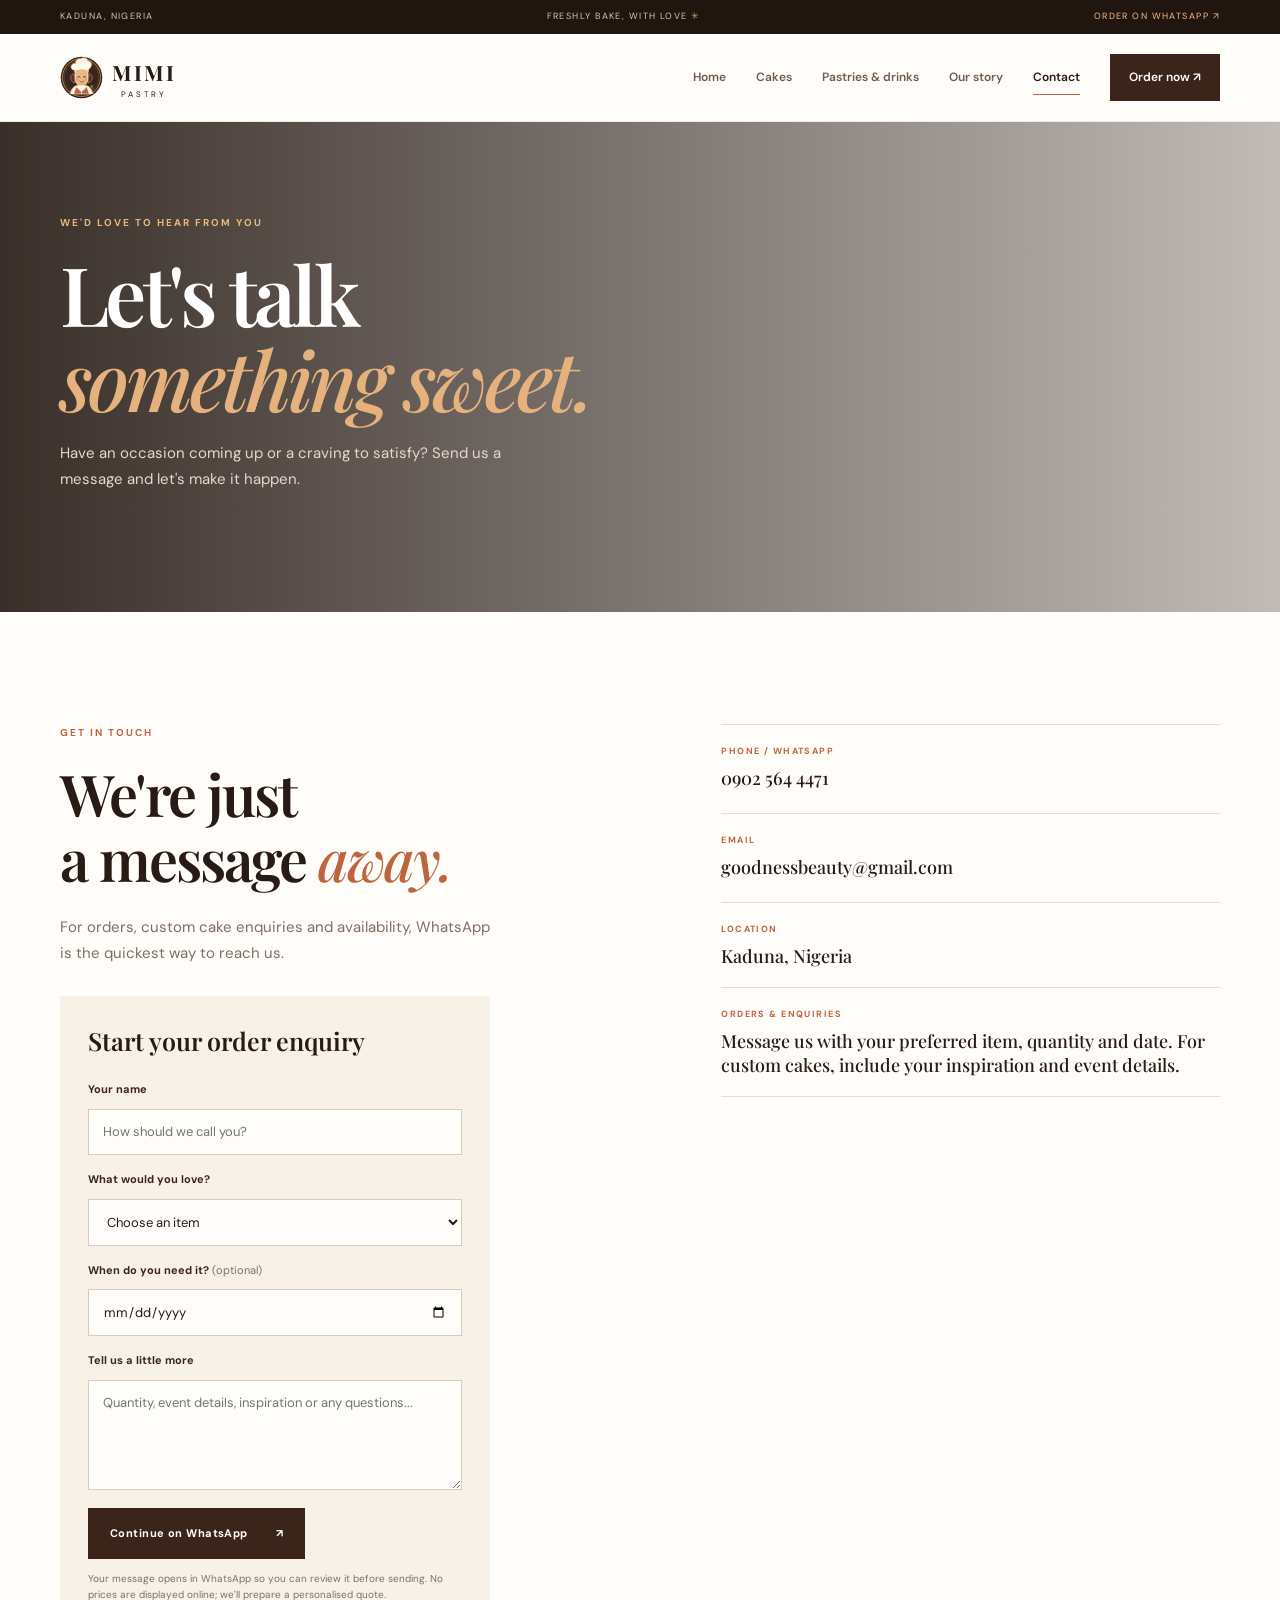
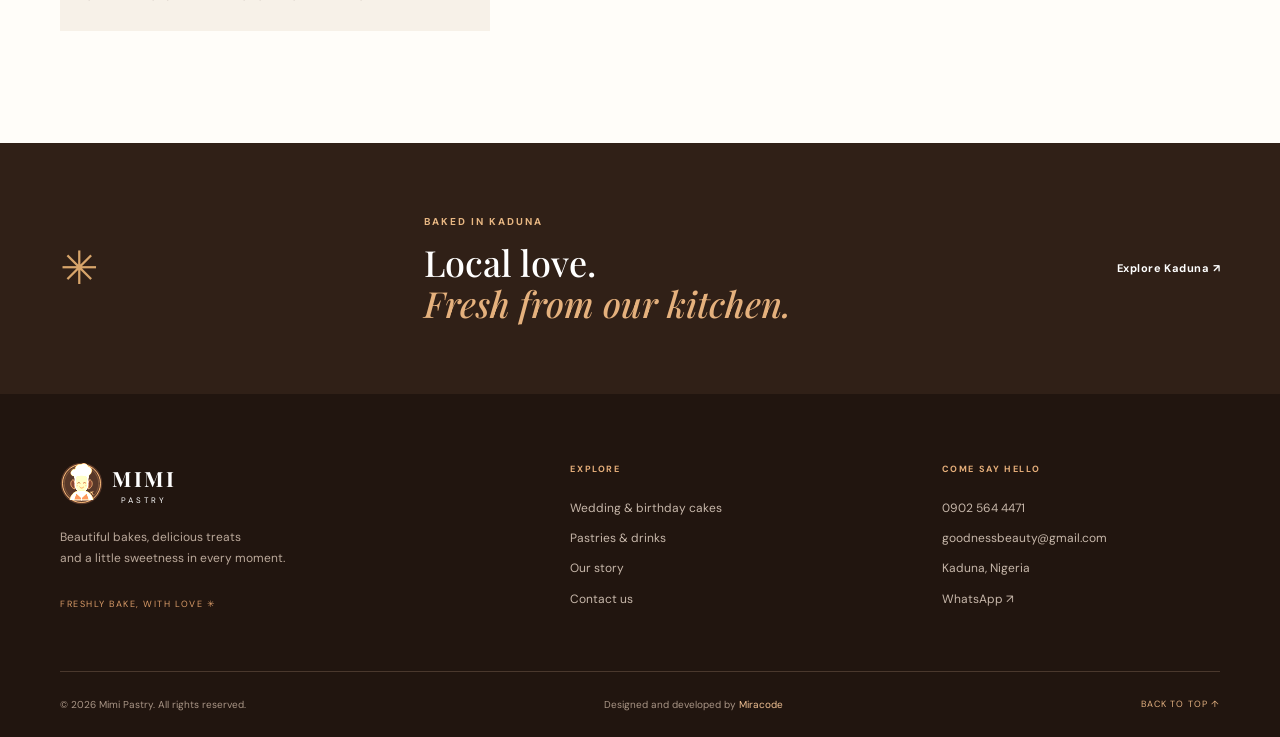
<file: contact.html>
<!doctype html>
<html lang="en">
<head>
<meta charset="utf-8"><meta name="viewport" content="width=device-width,initial-scale=1">
<meta name="description" content="Contact Mimi Pastry in Kaduna, Nigeria to order cakes, pastries and drinks.">
<meta name="theme-color" content="#241711">
<title>Contact & Orders | Mimi Pastry</title>
<link rel="preconnect" href="https://fonts.googleapis.com"><link rel="preconnect" href="https://fonts.gstatic.com" crossorigin>
<link href="https://fonts.googleapis.com/css2?family=DM+Sans:wght@400;500;600;700&family=Playfair+Display:wght@500;600;700&display=swap" rel="stylesheet">
<link rel="stylesheet" href="assets/css/style.css">
</head>
<body id="top" data-page="contact">
<a class="skip-link" href="#main-content">Skip to content</a><div id="site-header"></div>
<main id="main-content">
<section class="page-hero contact-hero"><div class="container"><p class="eyebrow light">WE'D LOVE TO HEAR FROM YOU</p><h1>Let's talk<br><em>something sweet.</em></h1><p>Have an occasion coming up or a craving to satisfy? Send us a message and let's make it happen.</p></div></section>
<section class="section-pad"><div class="container contact-grid">
<div><p class="eyebrow">GET IN TOUCH</p><h2>We're just<br>a message <em>away.</em></h2><p class="body-copy">For orders, custom cake enquiries and availability, WhatsApp is the quickest way to reach us.</p>
<form class="order-form" id="order-form">
<h3>Start your order enquiry</h3>
<label for="customer-name">Your name</label><input id="customer-name" name="name" autocomplete="name" placeholder="How should we call you?" required>
<label for="order-item">What would you love?</label><select id="order-item" name="item" required><option value="">Choose an item</option><option>Wedding cake</option><option>Birthday cake</option><option>Cupcakes</option><option>Meat pie</option><option>Fish roll</option><option>Egg roll</option><option>Chin chin</option><option>Zobo</option><option>Other / not sure yet</option></select>
<label for="order-date">When do you need it? <span>(optional)</span></label><input id="order-date" name="date" type="date">
<label for="order-details">Tell us a little more</label><textarea id="order-details" name="details" rows="4" placeholder="Quantity, event details, inspiration or any questions..."></textarea>
<button class="btn btn-dark" type="submit">Continue on WhatsApp <span>↗</span></button>
<p class="form-note">Your message opens in WhatsApp so you can review it before sending. No prices are displayed online; we'll prepare a personalised quote.</p>
</form>
</div>
<div class="contact-details">
<div><span>PHONE / WHATSAPP</span><a href="tel:+2349025644471">0902 564 4471</a></div>
<div><span>EMAIL</span><a href="mailto:goodnessbeauty@gmail.com">goodnessbeauty@gmail.com</a></div>
<div><span>LOCATION</span><p>Kaduna, Nigeria</p></div>
<div><span>ORDERS & ENQUIRIES</span><p>Message us with your preferred item, quantity and date. For custom cakes, include your inspiration and event details.</p></div>
</div></div></section>
<section class="map-panel"><div class="container map-inner"><span class="map-icon">✳</span><div><p class="eyebrow light">BAKED IN KADUNA</p><h2>Local love.<br><em>Fresh from our kitchen.</em></h2></div><a class="text-link light-link" href="https://www.google.com/maps/search/?api=1&query=Kaduna%2C%20Nigeria" target="_blank" rel="noopener">Explore Kaduna ↗</a></div></section>
</main><div id="site-footer"></div><script src="assets/js/app.js"></script></body></html>
</file>
<file: assets/css/style.css>
:root{--ink:#281a14;--brown:#3b251b;--cream:#f7f1e8;--paper:#fffdf9;--orange:#bd653d;--gold:#d8a56b;--muted:#806f63;--line:#e7ddd1;--serif:"Playfair Display",Georgia,serif;--sans:"DM Sans",Arial,sans-serif}*{box-sizing:border-box}html{scroll-behavior:smooth}body{margin:0;background:var(--paper);color:var(--ink);font-family:var(--sans);font-size:15px;line-height:1.7}body.nav-open{overflow:hidden}a{color:inherit;text-decoration:none}img{display:block;max-width:100%;width:100%;object-fit:cover}button{font:inherit}.container{width:min(1160px,calc(100% - 48px));margin-inline:auto}.topbar{background:#21150f;color:#d9c6b5;font-size:9px;letter-spacing:.16em}.topbar-inner{height:34px;display:flex;align-items:center;justify-content:space-between}.topbar i{color:var(--gold);font-style:normal}.topbar a{color:#f2c08f}.site-header{height:88px;background:var(--paper);position:relative;z-index:20;border-bottom:1px solid rgba(40,26,20,.07)}.nav-wrap{height:100%;display:flex;align-items:center;justify-content:space-between}.brand{display:flex;align-items:center;gap:9px;line-height:1;color:var(--ink)}.brand img{width:43px;height:43px}.brand span{display:grid;gap:4px}.brand b{font:700 21px var(--serif);letter-spacing:.12em}.brand small{font-size:8px;letter-spacing:.35em;text-align:center}.main-nav{display:flex;align-items:center;gap:30px;font-size:12px;font-weight:600}.main-nav>a:not(.nav-order){position:relative;padding:8px 0;color:#6d5c50}.main-nav>a:not(.nav-order):after{content:"";position:absolute;left:0;bottom:1px;width:0;height:1px;background:var(--orange);transition:width .25s}.main-nav>a:hover:after,.main-nav>a[aria-current=page]:after{width:100%}.main-nav>a[aria-current=page]{color:var(--ink)}.nav-order{background:var(--brown);color:#fff;padding:13px 19px;transition:background .25s,transform .25s}.nav-order:hover{background:var(--orange);transform:translateY(-2px)}.menu-toggle{display:none;border:0;background:none;padding:10px}.menu-toggle span{display:block;width:24px;height:2px;background:var(--ink);margin:5px}
.hero{min-height:650px;height:min(760px,78vw);position:relative;display:flex;align-items:center;background:#271a13;color:#fff;overflow:hidden}.hero-image{position:absolute;inset:0;background:linear-gradient(90deg,rgba(28,17,12,.9) 0%,rgba(28,17,12,.72) 42%,rgba(28,17,12,.12) 100%),url("https://images.unsplash.com/photo-1578985545062-69928b1d9587?auto=format&fit=crop&w=2000&q=90") center 48%/cover;transform:scale(1.02);animation:hero-settle 1.4s ease-out both}.hero-inner{position:relative;z-index:1;padding-block:90px}.eyebrow{font-size:10px;letter-spacing:.2em;font-weight:700;color:var(--orange);margin:0 0 20px}.eyebrow.light{color:#e8b783}.hero h1,.page-hero h1{font:600 clamp(52px,7.2vw,94px)/1.04 var(--serif);letter-spacing:-.045em;margin:0 0 25px;max-width:720px}.hero h1 em,.page-hero h1 em,.section-pad h2 em,.bottom-cta h2 em,.menu-cta h3 em,.map-inner h2 em{font-weight:500;color:#e5b17d}.hero-copy{max-width:440px;color:#e2d5c9;font-size:15px;margin:0 0 32px}.hero-actions{display:flex;align-items:center;gap:28px}.btn{display:inline-flex;align-items:center;justify-content:center;gap:28px;padding:16px 22px;font-size:11px;font-weight:700;letter-spacing:.04em;transition:transform .25s,background .25s}.btn:hover{transform:translateY(-3px)}.btn-primary{background:#d98b57;color:#25160f}.btn-primary:hover{background:#efb27e}.btn-dark{background:var(--brown);color:white}.btn-dark:hover{background:var(--orange)}.text-link{font-size:11px;font-weight:700;letter-spacing:.04em}.text-link span{margin-left:8px}.light-link{color:#fff}.hero-note{position:absolute;right:4%;bottom:38px;font-size:9px;letter-spacing:.18em;color:#f3d9c1}.hero-note span{color:var(--gold);font-size:18px;margin-left:9px}.section-pad{padding:112px 0}.intro{background:var(--cream)}.intro-grid,.order-grid,.story-grid,.contact-grid{display:grid;grid-template-columns:1fr 1fr;gap:11%;align-items:center}.section-pad h2{font:600 clamp(38px,4.5vw,58px)/1.13 var(--serif);letter-spacing:-.035em;margin:0 0 24px}.section-pad h2 em{color:var(--orange)}.intro-copy{max-width:460px}.large-copy{font:500 22px/1.5 var(--serif);margin:0 0 16px}.intro-copy>p:not(.large-copy),.body-copy,.story-grid p{color:var(--muted)}.under-link{display:inline-block;margin-top:18px;padding-bottom:6px;border-bottom:1px solid var(--orange);font-size:11px;font-weight:700}.under-link span{margin-left:12px;color:var(--orange)}.section-heading{display:flex;align-items:end;justify-content:space-between;margin-bottom:42px}.section-heading h2{margin-bottom:0}.heading-note{max-width:330px;color:var(--muted);font-size:13px;margin:0 0 5px}.feature{background:#fffdf9}.feature-grid{display:grid;grid-template-columns:1.15fr 1fr 1fr;gap:18px}.feature-card{height:440px;position:relative;overflow:hidden;background:var(--brown);color:white}.feature-card.tall{height:500px}.feature-card img{height:100%;transition:transform .7s cubic-bezier(.2,.7,.2,1);opacity:.85}.feature-card:after{content:"";position:absolute;inset:35% 0 0;background:linear-gradient(transparent,rgba(23,13,8,.78))}.feature-card:hover img{transform:scale(1.06)}.feature-number,.feature-title,.feature-arrow{position:absolute;z-index:1}.feature-number{left:24px;top:22px;font-size:9px;letter-spacing:.16em}.feature-title{left:24px;bottom:23px;font:500 28px var(--serif)}.feature-arrow{right:24px;bottom:26px;font-size:20px}.mobile-link{display:none}.quote-band{background:#eee1d2;padding:76px 0;text-align:center}.quote-inner{position:relative}.quote-mark{font:100px/.7 var(--serif);color:#c57a4e}.quote-inner p{font:500 clamp(25px,3vw,38px)/1.35 var(--serif);margin:12px 0 20px}.quote-sign{font-size:9px;letter-spacing:.2em;color:var(--orange);font-weight:700}.order-section{background:var(--cream)}.order-grid{gap:12%;}.order-grid>div:first-child{max-width:440px}.order-photo{position:relative;height:490px}.order-photo img{height:100%}.photo-stamp{position:absolute;right:-22px;bottom:28px;width:100px;height:100px;border-radius:50%;background:#d98b57;color:#2b1b12;display:grid;place-content:center;text-align:center;font:700 14px/1.2 var(--serif);transform:rotate(10deg)}.bottom-cta{background:var(--brown);color:white;padding:88px 0}.bottom-cta-inner{display:flex;justify-content:space-between;align-items:center}.bottom-cta h2{font:600 clamp(42px,5vw,64px)/1.08 var(--serif);margin:0}.site-footer{background:#21150f;color:#f7eee5;padding:68px 0 0}.footer-main{display:grid;grid-template-columns:1.5fr 1fr 1fr;gap:8%;padding-bottom:55px}.brand-light{color:#fff}.brand-light img{filter:brightness(1.5)}.footer-brand>p{color:#bba99b;font-size:12px;margin:22px 0}.footer-slogan{font-size:9px;letter-spacing:.17em;color:#d99b68}.footer-col{display:flex;flex-direction:column;align-items:flex-start;gap:10px;font-size:12px;color:#c7b7aa}.footer-col>span{font-size:9px;letter-spacing:.18em;color:#e5ae7a;font-weight:700;margin-bottom:10px}.footer-col a:hover,.credit-link:hover{color:#e5ae7a}.footer-col p{margin:0}.footer-bottom{border-top:1px solid #4a382d;min-height:66px;display:flex;align-items:center;justify-content:space-between;color:#a99586;font-size:10px}.credit-link{color:#f0c194;transition:color .2s}.back-top{letter-spacing:.12em;font-size:9px;color:#e3b181}
.page-hero{min-height:490px;display:flex;align-items:center;color:white;background-position:center;background-size:cover;position:relative}.page-hero:before{content:"";position:absolute;inset:0;background:linear-gradient(90deg,rgba(30,18,12,.88),rgba(30,18,12,.28))}.page-hero .container{position:relative;z-index:1;padding-block:80px}.page-hero h1{font-size:clamp(54px,7vw,82px);margin-bottom:20px}.page-hero p:not(.eyebrow){max-width:500px;color:#e7d8cb;margin:0 0 28px}.cake-hero{background-image:url("https://images.unsplash.com/photo-1535141192574-5d4897c12636?auto=format&fit=crop&w=1900&q=85")}.pastry-hero{background-image:url("https://images.unsplash.com/photo-1555507036-ab1f4038808a?auto=format&fit=crop&w=1900&q=85")}.about-hero{background-image:url("https://images.unsplash.com/photo-1556911220-e15b29be8c8f?auto=format&fit=crop&w=1900&q=85")}.contact-hero{background-image:url("https://images.unsplash.com/photo-1486427944299-d1955d23e34d?auto=format&fit=crop&w=1900&q=85")}.gallery-grid{display:grid;grid-template-columns:repeat(3,1fr);gap:22px}.gallery-card{background:var(--cream)}.gallery-card img{height:275px}.gallery-card>div{padding:25px}.gallery-card span,.menu-card span{font-size:9px;letter-spacing:.15em;color:var(--orange);font-weight:700}.gallery-card h3,.menu-card h3{font:600 25px var(--serif);margin:8px 0}.gallery-card p,.menu-card p{color:var(--muted);font-size:12px;min-height:42px}.gallery-card a{font-size:10px;font-weight:700;border-bottom:1px solid var(--orange);padding-bottom:5px}.process-section,.values-section{background:var(--cream)}.process-section h2,.values-section h2{margin-bottom:45px}.steps,.values-grid{display:grid;grid-template-columns:repeat(3,1fr);gap:45px;margin-bottom:45px}.steps>div,.values-grid>div{border-top:1px solid #cbb8a5;padding-top:18px}.steps b{font:italic 22px var(--serif);color:var(--orange)}.steps h3,.values-grid h3{font:600 21px var(--serif);margin:13px 0 7px}.steps p,.values-grid p{color:var(--muted);font-size:13px}.menu-grid{display:grid;grid-template-columns:repeat(3,1fr);gap:20px}.menu-card{background:var(--cream)}.menu-card img{height:220px}.menu-card>div{padding:22px}.menu-card p{margin-bottom:0}.menu-cta{padding:32px;background:var(--brown);color:white;display:flex;flex-direction:column;justify-content:center;min-height:340px}.menu-cta .cta-spark{font-size:32px;color:var(--gold)}.menu-cta h3{font:500 31px/1.2 var(--serif);margin:0 0 18px}.menu-cta .eyebrow{margin:14px 0}.story-grid{gap:10%;}.story-image{height:550px}.story-image img{height:100%}.story-grid>div:last-child{max-width:480px}.story-grid .body-copy{font-size:17px}.values-grid>div>span{font-size:25px;color:var(--orange)}.contact-grid{align-items:start;gap:14%}.contact-grid>div:first-child{max-width:430px}.contact-details{border-top:1px solid var(--line)}.contact-details>div{padding:19px 0;border-bottom:1px solid var(--line)}.contact-details span{display:block;color:var(--orange);font-size:9px;letter-spacing:.16em;font-weight:700;margin-bottom:7px}.contact-details a,.contact-details p{font:500 18px var(--serif);margin:0}.contact-details a:hover{color:var(--orange)}.map-panel{background:#302017;color:#fff;padding:70px 0}.map-inner{display:flex;align-items:center;justify-content:space-between}.map-icon{font-size:46px;color:var(--gold)}.map-inner h2{font:500 36px/1.15 var(--serif);margin:0}.map-inner .eyebrow{margin-bottom:12px}
.reveal{opacity:0;transform:translateY(22px);transition:opacity .7s ease,transform .7s ease}.reveal.is-visible{opacity:1;transform:translateY(0)}@keyframes hero-settle{from{transform:scale(1.08);opacity:.6}to{transform:scale(1.02);opacity:1}}
@media(max-width:900px){.main-nav{gap:17px}.feature-card{height:380px}.feature-card.tall{height:430px}.gallery-card img{height:220px}.footer-main{gap:5%}.intro-grid,.order-grid,.story-grid,.contact-grid{gap:7%}}
@media(max-width:700px){.container{width:min(100% - 36px,560px)}.topbar-inner{height:31px;font-size:8px}.topbar-inner>span:first-child{display:none}.topbar-inner>span:nth-child(2){margin-right:auto}.site-header{height:72px}.brand img{width:38px;height:38px}.brand b{font-size:19px}.menu-toggle{display:block;position:relative;z-index:25}.main-nav{position:fixed;inset:103px 0 0;background:var(--paper);display:flex;flex-direction:column;align-items:stretch;gap:0;padding:30px 28px;transform:translateX(100%);transition:transform .35s ease}.main-nav.is-open{transform:translateX(0)}.main-nav>a:not(.nav-order){font:500 24px var(--serif);padding:15px 0;border-bottom:1px solid var(--line)}.nav-order{text-align:center;margin-top:25px}.hero{height:auto;min-height:680px;align-items:end}.hero-image{background-position:58% center;background-image:linear-gradient(90deg,rgba(28,17,12,.84),rgba(28,17,12,.3)),url("https://images.unsplash.com/photo-1578985545062-69928b1d9587?auto=format&fit=crop&w=1100&q=85")}.hero-inner{padding:100px 0 110px}.hero h1{font-size:clamp(51px,13vw,72px)}.hero-copy{max-width:340px}.hero-actions{align-items:flex-start;flex-direction:column;gap:20px}.hero-note{bottom:25px;font-size:8px}.section-pad{padding:76px 0}.intro-grid,.order-grid,.story-grid,.contact-grid{grid-template-columns:1fr;gap:30px}.section-pad h2{font-size:43px}.large-copy{font-size:20px}.section-heading{display:block;margin-bottom:30px}.section-heading h2{margin-bottom:18px}.heading-note{max-width:100%}.desktop-link{display:none}.feature-grid{grid-template-columns:1fr 1fr;gap:12px}.feature-card,.feature-card.tall{height:320px}.feature-card:first-child{grid-column:span 2;height:390px}.feature-title{font-size:23px;left:17px;bottom:18px}.feature-number{left:17px;top:16px;font-size:8px}.feature-arrow{right:16px;bottom:20px}.mobile-link{display:inline-block}.quote-band{padding:58px 0}.order-photo{height:370px;margin-right:15px}.photo-stamp{width:82px;height:82px;right:-12px;font-size:12px}.bottom-cta{padding:65px 0}.bottom-cta-inner{align-items:flex-start;gap:30px;flex-direction:column}.bottom-cta h2{font-size:48px}.footer-main{grid-template-columns:1fr 1fr;gap:35px 22px}.footer-brand{grid-column:span 2}.footer-bottom{padding:18px 0;gap:12px;align-items:flex-start;flex-direction:column}.back-top{align-self:flex-end}.page-hero{min-height:440px}.page-hero .container{padding-block:65px}.page-hero h1{font-size:56px}.gallery-grid,.menu-grid{grid-template-columns:1fr 1fr;gap:13px}.gallery-card img{height:190px}.gallery-card>div{padding:17px}.gallery-card h3,.menu-card h3{font-size:21px}.gallery-card p,.menu-card p{font-size:11px}.menu-card img{height:160px}.menu-card>div{padding:15px}.menu-cta{padding:20px;min-height:290px}.menu-cta h3{font-size:25px}.steps,.values-grid{grid-template-columns:1fr;gap:25px;margin-bottom:35px}.story-image{height:360px}.map-inner{align-items:flex-start;flex-direction:column;gap:22px}.map-inner h2{font-size:31px}}
@media(max-width:390px){.gallery-grid,.menu-grid{grid-template-columns:1fr}.gallery-card img,.menu-card img{height:220px}.feature-card,.feature-card.tall{height:290px}.feature-card:first-child{height:340px}.topbar-inner>span:nth-child(2){font-size:7px}}
@media(prefers-reduced-motion:reduce){html{scroll-behavior:auto}*,*:before,*:after{animation-duration:.01ms!important;animation-iteration-count:1!important;transition-duration:.01ms!important}.reveal{opacity:1;transform:none}}
/* Accessible navigation, enquiry form and small-screen polish */
.skip-link{position:absolute;left:12px;top:-60px;z-index:100;background:var(--paper);color:var(--ink);padding:10px 14px;border:2px solid var(--orange)}
.skip-link:focus{top:10px}
:focus-visible{outline:3px solid var(--orange);outline-offset:4px}
.order-form{margin-top:30px;padding:28px;background:var(--cream);display:grid;gap:10px}
.order-form h3{font:600 25px var(--serif);margin:0 0 8px}
.order-form label{font-size:11px;font-weight:700;color:var(--brown);margin-top:5px}
.order-form label span{font-weight:400;color:var(--muted)}
.order-form input,.order-form select,.order-form textarea{width:100%;border:1px solid #d9cbbd;background:#fffdf9;border-radius:0;padding:13px 14px;color:var(--ink);font:13px var(--sans);min-height:46px}
.order-form textarea{resize:vertical;min-height:110px}
.order-form input:focus,.order-form select:focus,.order-form textarea:focus{outline:2px solid var(--orange);outline-offset:1px}
.order-form .btn{border:0;cursor:pointer;margin-top:8px;justify-self:start}
.form-note{font-size:10px;line-height:1.6;color:var(--muted);margin:2px 0 0}
@media(max-width:700px){.main-nav{inset:103px 0 0;overflow-y:auto}.order-form{padding:20px}.order-form .btn{width:100%;justify-content:space-between}.skip-link:focus{top:5px}}
@media(prefers-reduced-motion:reduce){.hero-image{animation:none}}
</file>
